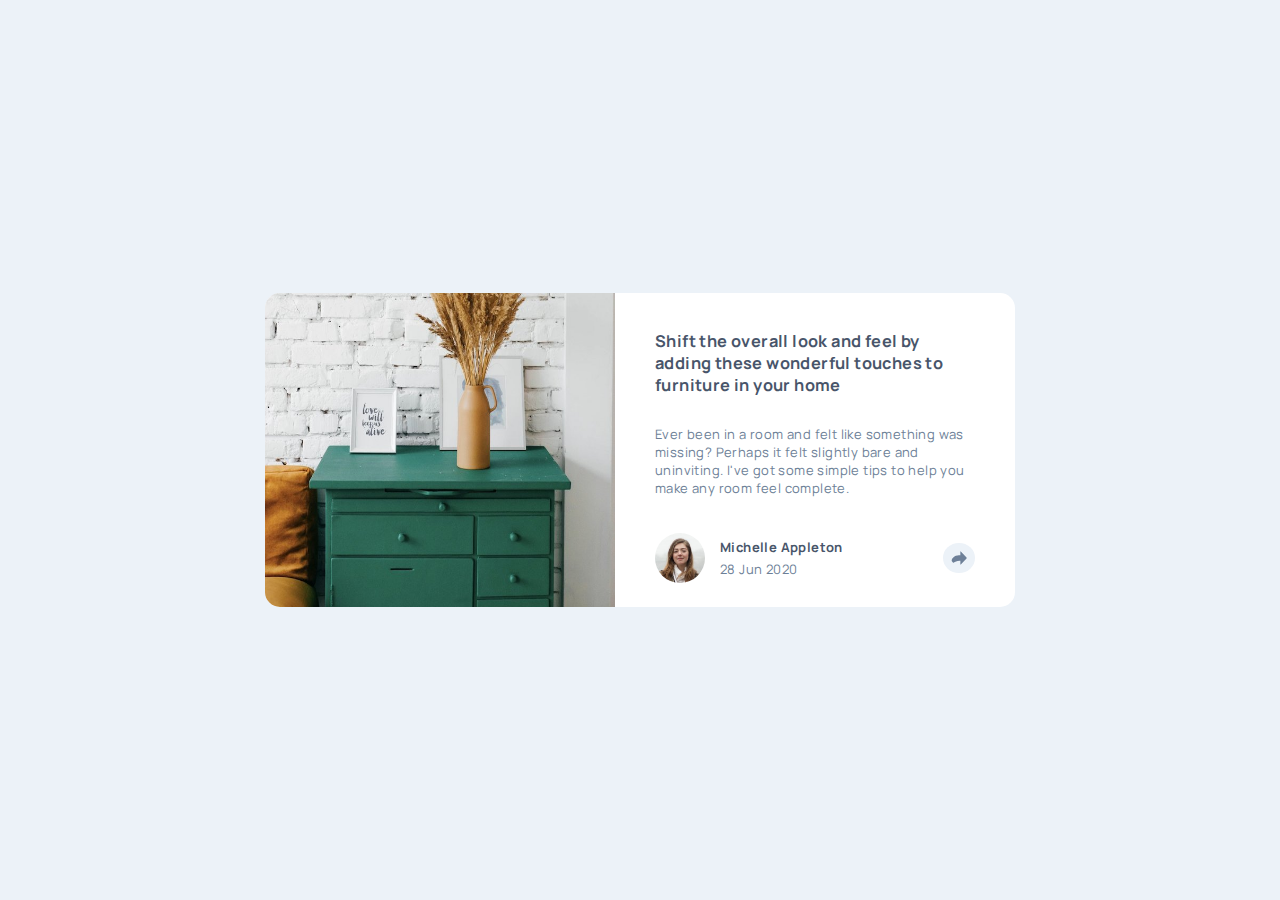
<file: index.html>
<!DOCTYPE html>
<html lang="en">
<head>
    <meta charset="UTF-8">
    <meta http-equiv="X-UA-Compatible" content="IE=edge">
    <meta name="viewport" content="width=device-width, initial-scale=1.0">
    <link rel="stylesheet" href="Tugas Pertemuan 20 Maret.css">
    <link rel="stylesheet" href="https://fonts.googleapis.com/css2?family=Manrope:wght@400;500;600;700&display=swap">
    <title>Tugas Praktikum 20 Maret</title>
</head>

<body>
    <div class="container">
        <div class="left">
            <img src="drawers.jpg" alt="fotoMeja" class="fotoLeft">
        </div>

        <div class="content">
            <header class="header">
                <h3>Shift the overall look and feel by adding these wonderful touches to furniture in your home</h3>
            </header>

            <article class="main">
                <p>Ever been in a room and felt like something was missing? Perhaps it felt slightly bare and uninviting. I've got some simple tips to help you make any room feel complete.</p>
            </article>

            <footer class="profil">
                <img src="avatar-michelle.jpg" alt="foto" class="fotoBulat">
                <div>
                    <p><b>Michelle Appleton</b></p>
                    <p>28 Jun 2020</p>
                </div>
                <img src="icon-share.svg" alt="share" class="shareButton">
            </footer>
        </div>
    </div>
</body>
</html>
</file>
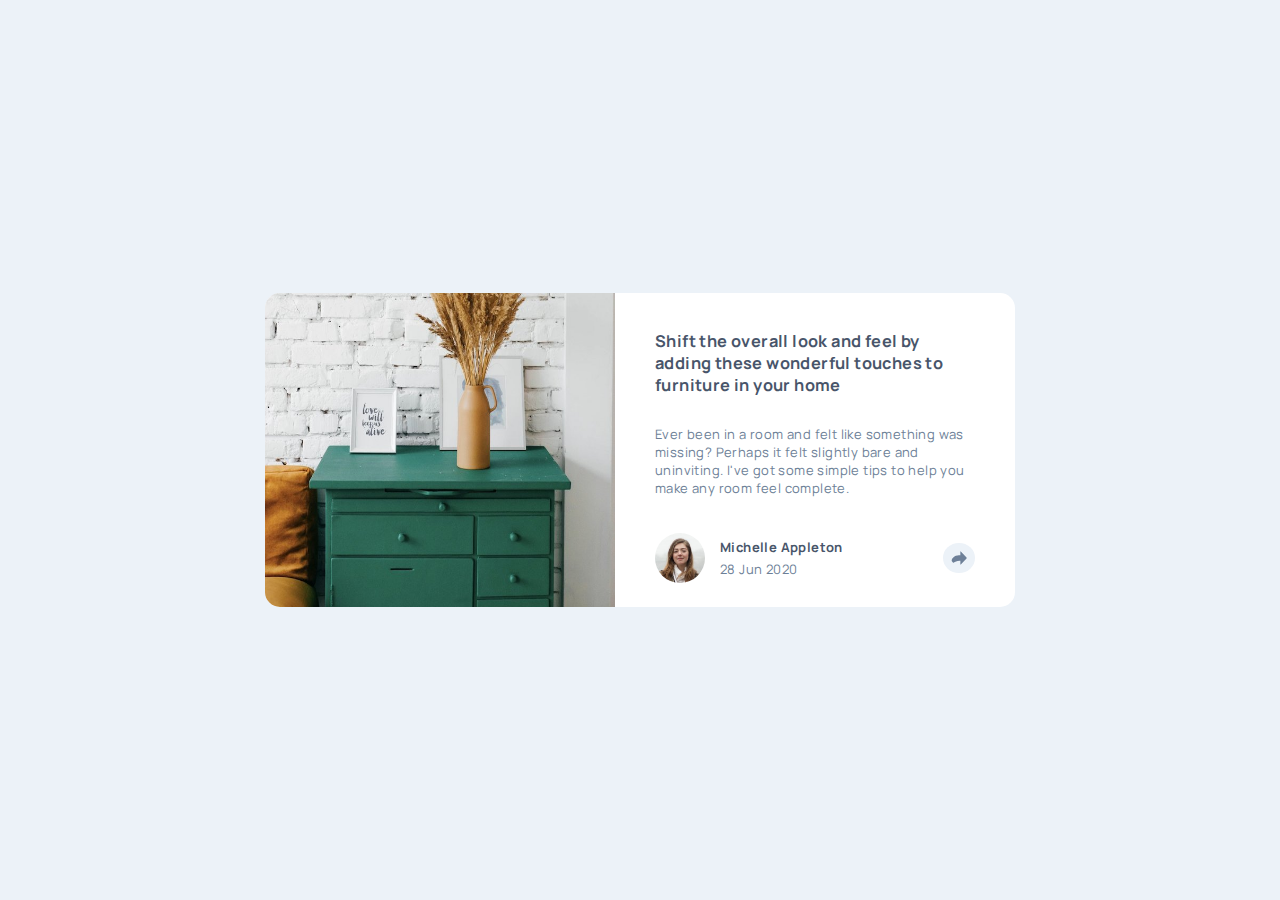
<file: Tugas Pertemuan 20 Maret.html>
<!DOCTYPE html>
<html lang="en">
<head>
    <meta charset="UTF-8">
    <meta http-equiv="X-UA-Compatible" content="IE=edge">
    <meta name="viewport" content="width=device-width, initial-scale=1.0">
    <link rel="stylesheet" href="Tugas Pertemuan 20 Maret.css">
    <link rel="stylesheet" href="https://fonts.googleapis.com/css2?family=Manrope:wght@400;500;600;700&display=swap">
    <title>Tugas Praktikum 20 Maret</title>
</head>

<body>
    <div class="container">
        <div class="left">
            <img src="drawers.jpg" alt="fotoMeja" class="fotoLeft">
        </div>

        <div class="content">
            <header class="header">
                <h3>Shift the overall look and feel by adding these wonderful touches to furniture in your home</h3>
            </header>

            <article class="main">
                <p>Ever been in a room and felt like something was missing? Perhaps it felt slightly bare and uninviting. I've got some simple tips to help you make any room feel complete.</p>
            </article>

            <footer class="profil">
                <img src="avatar-michelle.jpg" alt="foto" class="fotoBulat">
                <div>
                    <p><b>Michelle Appleton</b></p>
                    <p>28 Jun 2020</p>
                </div>
                <img src="icon-share.svg" alt="share" class="shareButton">
            </footer>
        </div>
    </div>
</body>
</html>
</file>
<file: Tugas Pertemuan 20 Maret.css>
@import url('https://fonts.googleapis.com/css2?family=Manrope:wght@400;500;600;700&display=swap');

*{
    box-sizing: border-box;
}
body {
    font-family: 'Manrope';
    margin: 0; 
    padding: 2em;
    box-sizing: border-box;
    display: flex;
    justify-content: center;
    align-items: center;
    align-content: center;
    min-height: 100vh;
    background: hsl(210, 46%, 95%);
    letter-spacing: 0.4px;
} 

.left img {
    border-top-left-radius: 15px;
    border-bottom-left-radius: 15px;
    max-width: 350px;
    height: 100%;
    margin: 0;
}

.container {
    display: flex;
    width: 750px;
    background: white;
    border-radius: 15px;
}

.content {
    flex: 1;
    padding: 20px;
    display: flex;
    flex-direction: column;
    justify-content: center;
    margin-left: 20px;
    margin-right: 20px;
}

.header {
    color: hsl(217, 19%, 35%);
    font-size: 14px;
}

.main {
    color: hsl(214, 17%, 51%);
    font-size: 13px;
    margin-bottom: 20px;
}

.profil {
    color: hsl(214, 17%, 51%);
    display: flex;
    align-items: center;
    line-height: 9px;
    font-size: 13px;
}

.profil div p:first-child {
    color: hsl(217, 19%, 35%); 
}

.profil div p:last-child {
    color: hsl(214, 17%, 51%); 
}

.fotoBulat {
    width: 50px;
    height: 50px;
    border-radius: 50%;
    margin-right: 15px;
}

.shareButton {
    height: 30px;
    cursor: pointer;
    margin-left: auto;
    border-radius: 50%;
    background-color: hsl(210, 46%, 95%);
    display: flex;
    justify-content: center;
    padding: 8px;
}

.shareButton:hover {
    background-color: hsl(212, 23%, 69%);
}

@media all and (max-width: 650px) {
    .left .fotoLeft{
        order: 1;
        width: 100%;
        height: auto;
        border-top-left-radius: 15px;
        border-top-right-radius: 15px;
        border-bottom-left-radius: 0;
        border-bottom-right-radius: 0;
    }   
    .content {
        order: 2;
    }
    .container {
        flex-flow: row wrap;
        width: 350px;
    }
}
</file>
